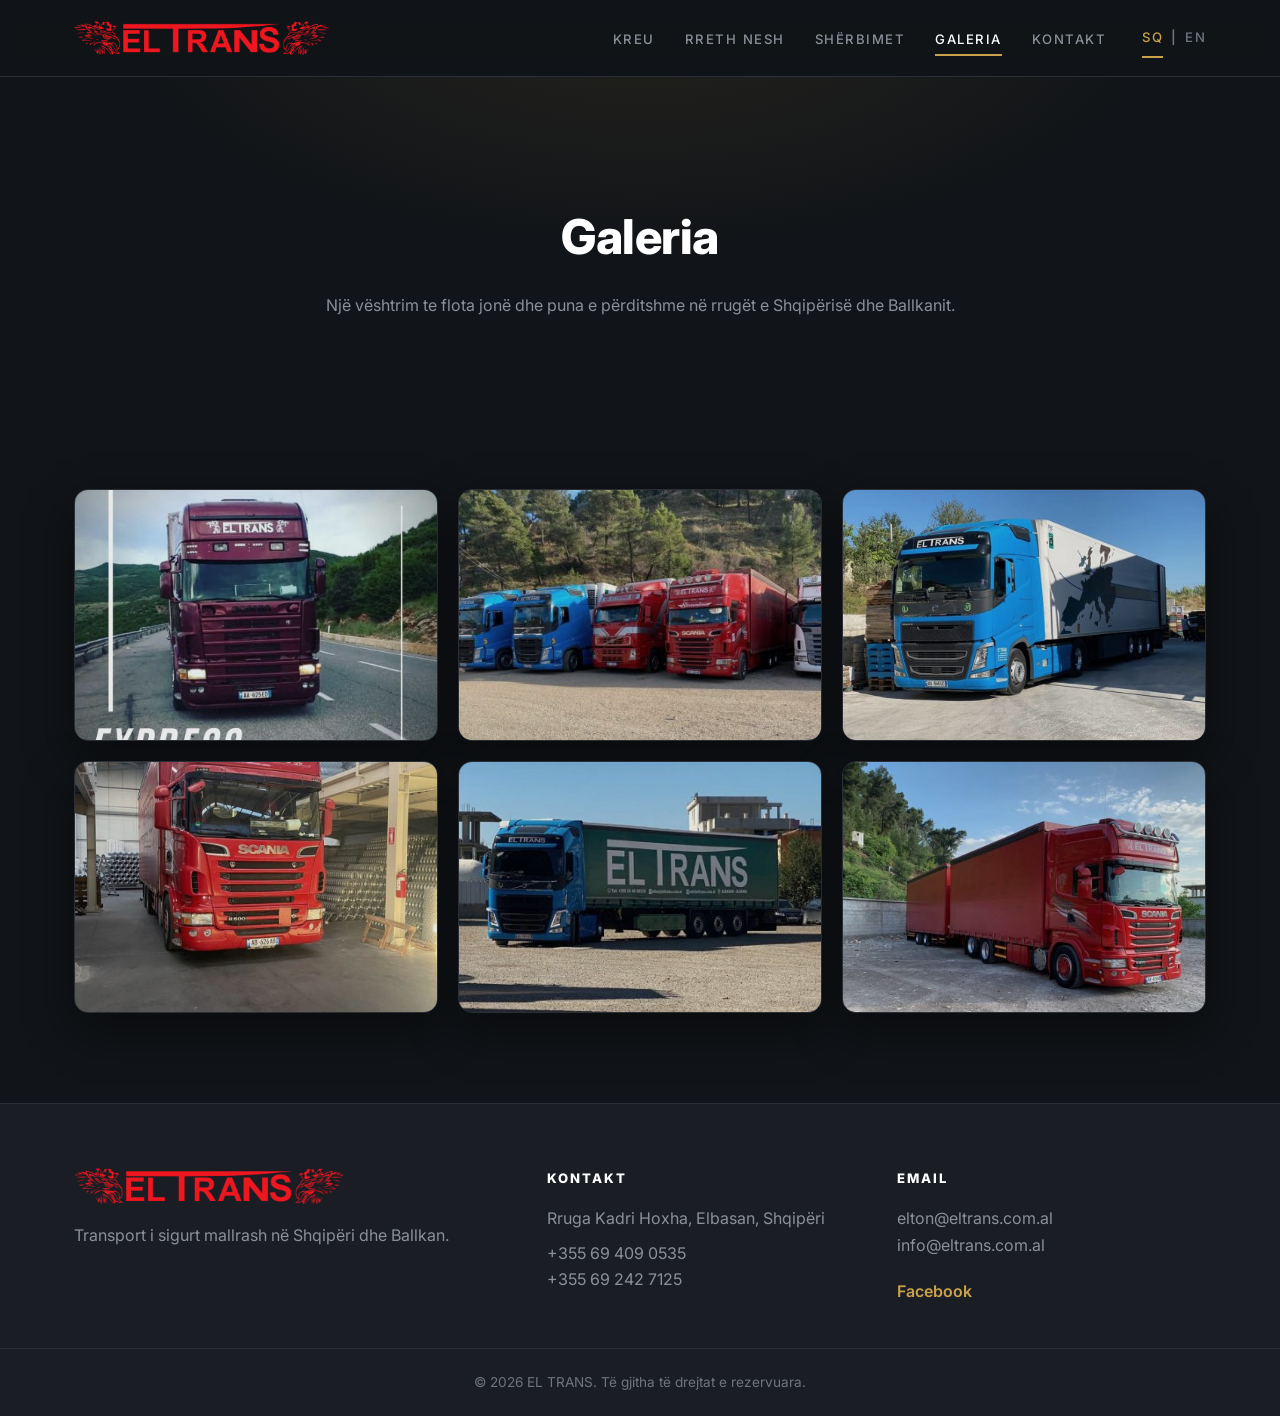
<file: galeria.html>
<!DOCTYPE html>
<!-- EL TRANS — Galeria (shqip) -->
<html lang="sq">
<head>
  <meta charset="UTF-8" />
  <meta name="viewport" content="width=device-width, initial-scale=1.0" />

  <title>Galeria — EL TRANS</title>
  <meta name="description" content="Galeria e EL TRANS: foto nga flota jonë e mjeteve, transporti frigoriferik dhe puna jonë e përditshme në Shqipëri dhe Ballkan." />

  <!-- hreflang -->
  <link rel="alternate" hreflang="sq" href="https://eltrans.com.al/galeria.html" />
  <link rel="alternate" hreflang="en" href="https://eltrans.com.al/en/gallery.html" />
  <link rel="alternate" hreflang="x-default" href="https://eltrans.com.al/galeria.html" />

  <link rel="preconnect" href="https://fonts.googleapis.com" />
  <link rel="preconnect" href="https://fonts.gstatic.com" crossorigin />
  <link href="https://fonts.googleapis.com/css2?family=Inter:wght@400;500;600;700;800&display=swap" rel="stylesheet" />
  <link rel="stylesheet" href="style.css" />
</head>
<body>

  <!-- ============ HEADER ============ -->
  <header class="site-header">
    <div class="container header-inner">
      <a href="index.html" class="logo" aria-label="EL TRANS — kreu">
        <img src="images/EL-TRANS-LOGO-1.png" alt="Logoja e EL TRANS" width="150" height="40" />
      </a>
      <button class="nav-toggle" aria-label="Hap menynë" aria-expanded="false">
        <span></span><span></span><span></span>
      </button>
      <nav class="main-nav" aria-label="Navigimi kryesor">
        <ul>
          <li><a href="index.html">Kreu</a></li>
          <li><a href="rreth-nesh.html">Rreth Nesh</a></li>
          <li><a href="sherbimet.html">Shërbimet</a></li>
          <li><a href="galeria.html" class="active">Galeria</a></li>
          <li><a href="kontakt.html">Kontakt</a></li>
        </ul>
        <div class="lang-switch">
          <a href="galeria.html" class="active" aria-current="true">SQ</a>
          <span aria-hidden="true">|</span>
          <a href="en/gallery.html">EN</a>
        </div>
      </nav>
    </div>
  </header>

  <main>
    <!-- Banner -->
    <section class="page-hero">
      <div class="container">
        <h1>Galeria</h1>
        <p>Një vështrim te flota jonë dhe puna e përditshme në rrugët e Shqipërisë dhe Ballkanit.</p>
      </div>
    </section>

    <!-- Rrjeti i fotove -->
    <section class="content-section">
      <div class="container">
        <div class="gallery-grid">
          <figure>
            <img src="images/Kamioni%201.jpeg" alt="Kamioni Scania ngjyrë vishnje i EL TRANS në një rrugë malore" width="600" height="400" loading="lazy" />
          </figure>
          <figure>
            <img src="images/Flota%20e%20mjeteve.jpeg" alt="Flota e EL TRANS me kamionë blu dhe të kuq të parkuar në rresht" width="600" height="400" loading="lazy" />
          </figure>
          <figure>
            <img src="images/Transport%20frigori.jpeg" alt="Kamion Volvo blu i EL TRANS me rimorkio frigoriferike" width="600" height="400" loading="lazy" />
          </figure>
          <figure>
            <img src="images/Ngarkim%20Mallerash.jpeg" alt="Kamioni i kuq Scania i EL TRANS duke u ngarkuar me mallra në magazinë" width="600" height="400" loading="lazy" />
          </figure>
          <figure>
            <img src="images/Transport%20nderkombetar.jpeg" alt="Kamion blu i EL TRANS me rimorkio jeshile gjatë transportit ndërkombëtar" width="600" height="400" loading="lazy" />
          </figure>
          <figure>
            <img src="images/Rimorkio.jpg" alt="Kamion i kuq Scania i EL TRANS me dy rimorkio të parkuar" width="600" height="400" loading="lazy" />
          </figure>
        </div>
      </div>
    </section>
  </main>

  <!-- ============ FOOTER ============ -->
  <footer class="site-footer">
    <div class="container footer-grid">
      <div class="footer-col">
        <img src="images/EL-TRANS-LOGO-1.png" alt="Logoja e EL TRANS" class="footer-logo" width="160" height="42" />
        <p>Transport i sigurt mallrash në Shqipëri dhe Ballkan.</p>
      </div>
      <div class="footer-col">
        <h4>Kontakt</h4>
        <p>Rruga Kadri Hoxha, Elbasan, Shqipëri</p>
        <p>
          <a href="tel:+355694090535">+355 69 409 0535</a><br />
          <a href="tel:+355692427125">+355 69 242 7125</a>
        </p>
      </div>
      <div class="footer-col">
        <h4>Email</h4>
        <p>
          <a href="mailto:elton@eltrans.com.al">elton@eltrans.com.al</a><br />
          <a href="mailto:info@eltrans.com.al">info@eltrans.com.al</a>
        </p>
        <a href="https://www.facebook.com/eltrans.al/" class="social-link" target="_blank" rel="noopener">Facebook</a>
      </div>
    </div>
    <div class="footer-bottom">
      <div class="container">
        <p>&copy; 2026 EL TRANS. Të gjitha të drejtat e rezervuara.</p>
      </div>
    </div>
  </footer>

  <script src="script.js"></script>
</body>
</html>
</file>
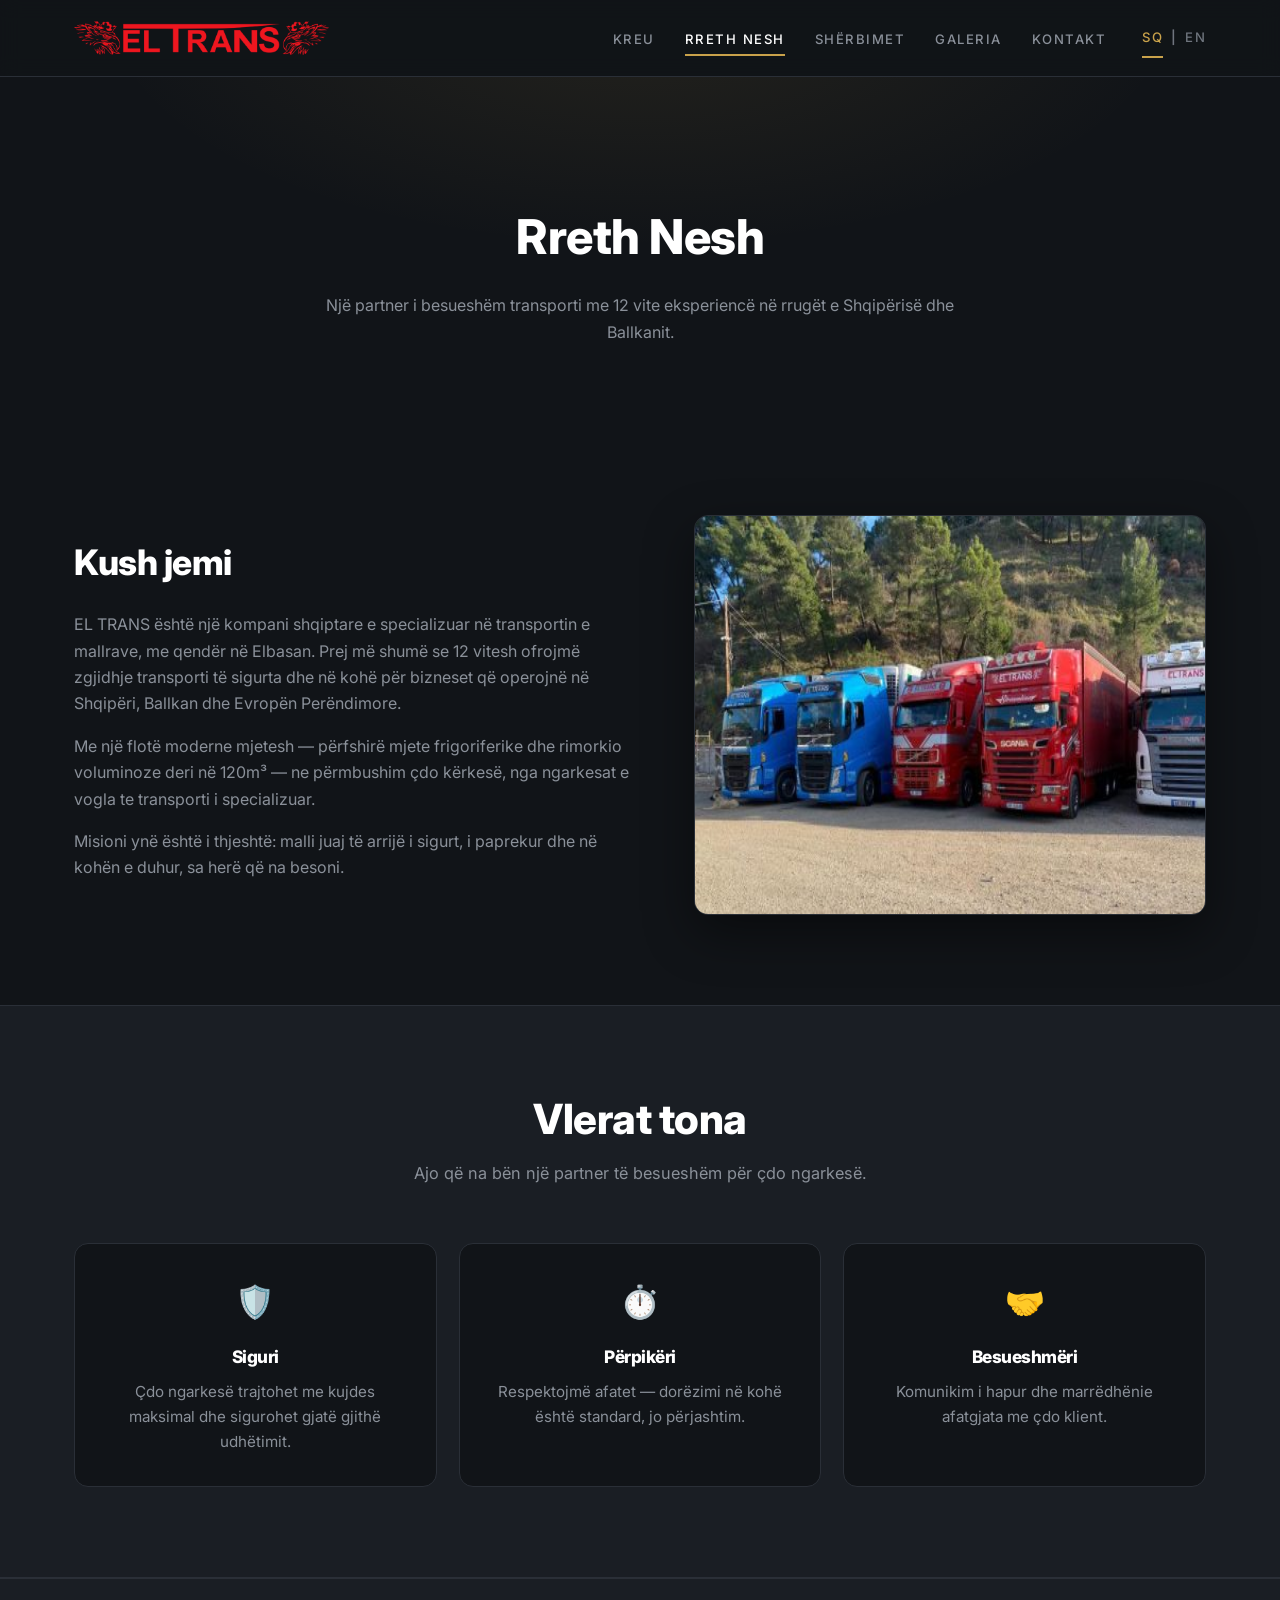
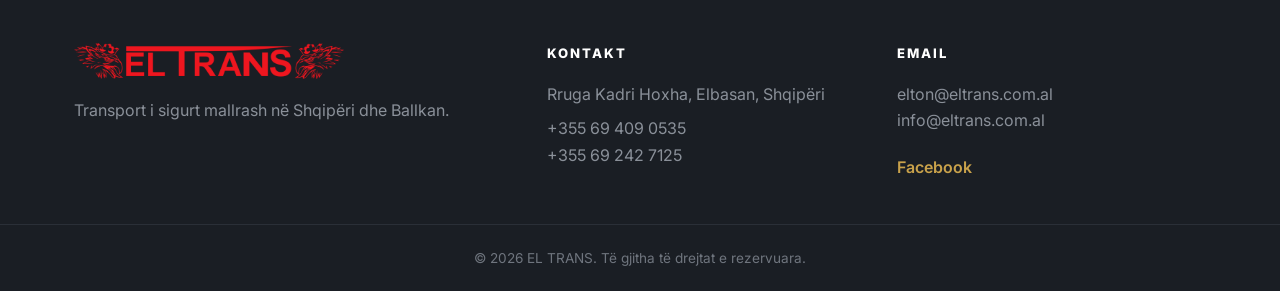
<file: rreth-nesh.html>
<!DOCTYPE html>
<!-- EL TRANS — Rreth Nesh (shqip) -->
<html lang="sq">
<head>
  <meta charset="UTF-8" />
  <meta name="viewport" content="width=device-width, initial-scale=1.0" />

  <title>Rreth Nesh — EL TRANS</title>
  <meta name="description" content="Njihuni me EL TRANS: 12 vite eksperiencë në transport mallrash në Shqipëri dhe Ballkan, me një flotë moderne dhe shërbim të besueshëm." />

  <!-- hreflang -->
  <link rel="alternate" hreflang="sq" href="https://eltrans.com.al/rreth-nesh.html" />
  <link rel="alternate" hreflang="en" href="https://eltrans.com.al/en/about.html" />
  <link rel="alternate" hreflang="x-default" href="https://eltrans.com.al/rreth-nesh.html" />

  <link rel="preconnect" href="https://fonts.googleapis.com" />
  <link rel="preconnect" href="https://fonts.gstatic.com" crossorigin />
  <link href="https://fonts.googleapis.com/css2?family=Inter:wght@400;500;600;700;800&display=swap" rel="stylesheet" />
  <link rel="stylesheet" href="style.css" />
</head>
<body>

  <!-- ============ HEADER ============ -->
  <header class="site-header">
    <div class="container header-inner">
      <a href="index.html" class="logo" aria-label="EL TRANS — kreu">
        <img src="images/EL-TRANS-LOGO-1.png" alt="Logoja e EL TRANS" width="150" height="40" />
      </a>
      <button class="nav-toggle" aria-label="Hap menynë" aria-expanded="false">
        <span></span><span></span><span></span>
      </button>
      <nav class="main-nav" aria-label="Navigimi kryesor">
        <ul>
          <li><a href="index.html">Kreu</a></li>
          <li><a href="rreth-nesh.html" class="active">Rreth Nesh</a></li>
          <li><a href="sherbimet.html">Shërbimet</a></li>
          <li><a href="galeria.html">Galeria</a></li>
          <li><a href="kontakt.html">Kontakt</a></li>
        </ul>
        <div class="lang-switch">
          <a href="rreth-nesh.html" class="active" aria-current="true">SQ</a>
          <span aria-hidden="true">|</span>
          <a href="en/about.html">EN</a>
        </div>
      </nav>
    </div>
  </header>

  <main>
    <!-- Banner -->
    <section class="page-hero">
      <div class="container">
        <h1>Rreth Nesh</h1>
        <p>Një partner i besueshëm transporti me 12 vite eksperiencë në rrugët e Shqipërisë dhe Ballkanit.</p>
      </div>
    </section>

    <!-- Tekst + foto -->
    <section class="content-section">
      <div class="container about-grid">
        <div>
          <h2>Kush jemi</h2>
          <p>
            EL TRANS është një kompani shqiptare e specializuar në transportin e mallrave,
            me qendër në Elbasan. Prej më shumë se 12 vitesh ofrojmë zgjidhje transporti
            të sigurta dhe në kohë për bizneset që operojnë në Shqipëri, Ballkan dhe
            Evropën Perëndimore.
          </p>
          <p>
            Me një flotë moderne mjetesh — përfshirë mjete frigoriferike dhe rimorkio
            voluminoze deri në 120m³ — ne përmbushim çdo kërkesë, nga ngarkesat e vogla
            te transporti i specializuar.
          </p>
          <p>
            Misioni ynë është i thjeshtë: malli juaj të arrijë i sigurt, i paprekur dhe
            në kohën e duhur, sa herë që na besoni.
          </p>
        </div>
        <img src="images/Flota%20e%20mjeteve.jpeg" alt="Flota e EL TRANS me kamionë blu dhe të kuq të parkuar në rresht" class="about-img" width="600" height="400" />
      </div>
    </section>

    <!-- Vlerat -->
    <section class="content-section soft">
      <div class="container">
        <h2 class="section-title">Vlerat tona</h2>
        <p class="section-sub">Ajo që na bën një partner të besueshëm për çdo ngarkesë.</p>

        <div class="values-grid">
          <div class="value">
            <div class="card-icon">🛡️</div>
            <h3>Siguri</h3>
            <p>Çdo ngarkesë trajtohet me kujdes maksimal dhe sigurohet gjatë gjithë udhëtimit.</p>
          </div>
          <div class="value">
            <div class="card-icon">⏱️</div>
            <h3>Përpikëri</h3>
            <p>Respektojmë afatet — dorëzimi në kohë është standard, jo përjashtim.</p>
          </div>
          <div class="value">
            <div class="card-icon">🤝</div>
            <h3>Besueshmëri</h3>
            <p>Komunikim i hapur dhe marrëdhënie afatgjata me çdo klient.</p>
          </div>
        </div>
      </div>
    </section>
  </main>

  <!-- ============ FOOTER ============ -->
  <footer class="site-footer">
    <div class="container footer-grid">
      <div class="footer-col">
        <img src="images/EL-TRANS-LOGO-1.png" alt="Logoja e EL TRANS" class="footer-logo" width="160" height="42" />
        <p>Transport i sigurt mallrash në Shqipëri dhe Ballkan.</p>
      </div>
      <div class="footer-col">
        <h4>Kontakt</h4>
        <p>Rruga Kadri Hoxha, Elbasan, Shqipëri</p>
        <p>
          <a href="tel:+355694090535">+355 69 409 0535</a><br />
          <a href="tel:+355692427125">+355 69 242 7125</a>
        </p>
      </div>
      <div class="footer-col">
        <h4>Email</h4>
        <p>
          <a href="mailto:elton@eltrans.com.al">elton@eltrans.com.al</a><br />
          <a href="mailto:info@eltrans.com.al">info@eltrans.com.al</a>
        </p>
        <a href="https://www.facebook.com/eltrans.al/" class="social-link" target="_blank" rel="noopener">Facebook</a>
      </div>
    </div>
    <div class="footer-bottom">
      <div class="container">
        <p>&copy; 2026 EL TRANS. Të gjitha të drejtat e rezervuara.</p>
      </div>
    </div>
  </footer>

  <script src="script.js"></script>
</body>
</html>
</file>
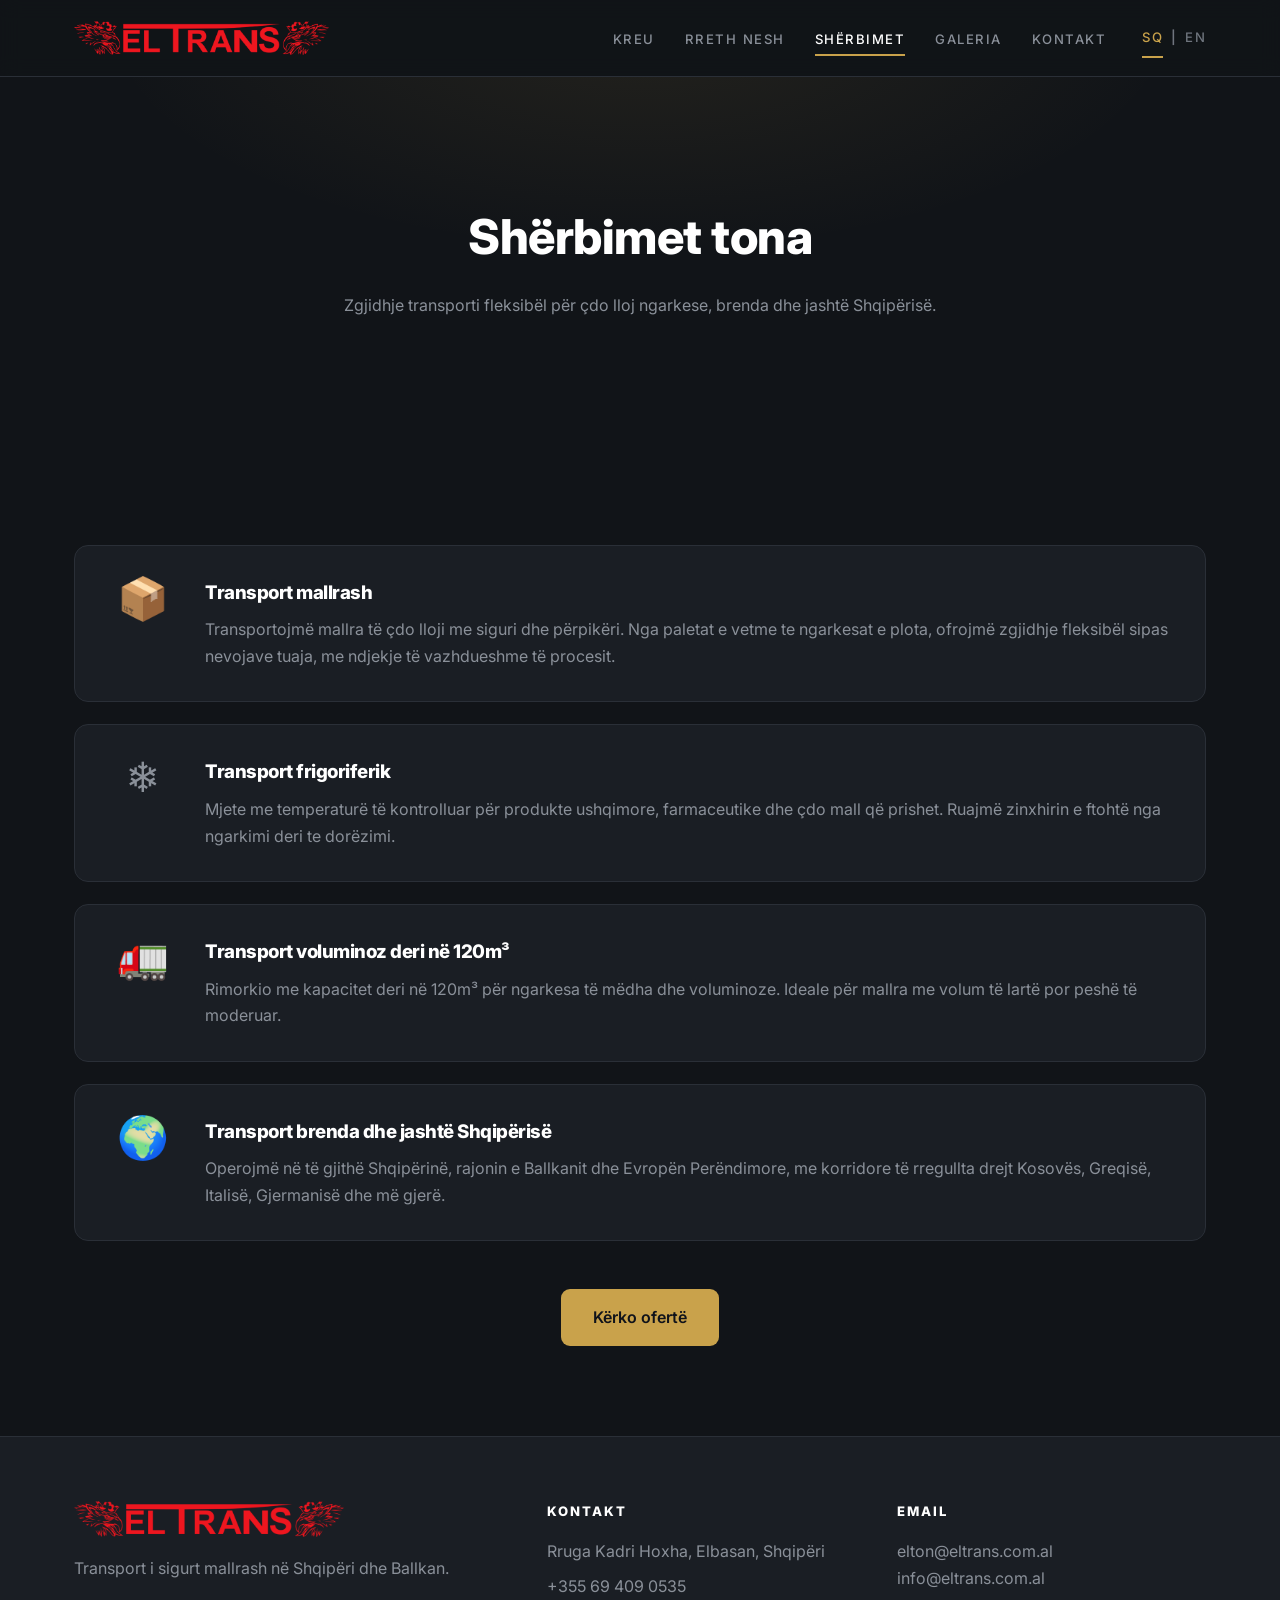
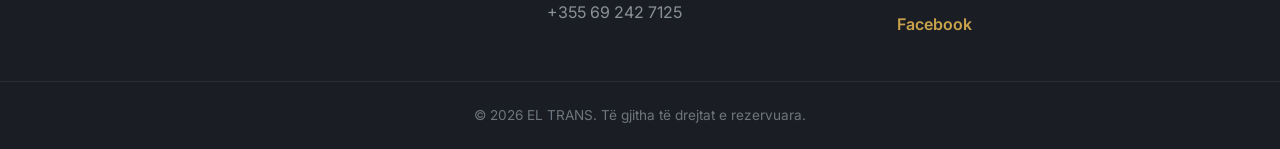
<file: sherbimet.html>
<!DOCTYPE html>
<!-- EL TRANS — Shërbimet (shqip) -->
<html lang="sq">
<head>
  <meta charset="UTF-8" />
  <meta name="viewport" content="width=device-width, initial-scale=1.0" />

  <title>Shërbimet — EL TRANS</title>
  <meta name="description" content="Shërbimet e EL TRANS: transport mallrash, transport frigoriferik, transport voluminoz deri në 120m³, brenda dhe jashtë Shqipërisë." />

  <!-- hreflang -->
  <link rel="alternate" hreflang="sq" href="https://eltrans.com.al/sherbimet.html" />
  <link rel="alternate" hreflang="en" href="https://eltrans.com.al/en/services.html" />
  <link rel="alternate" hreflang="x-default" href="https://eltrans.com.al/sherbimet.html" />

  <link rel="preconnect" href="https://fonts.googleapis.com" />
  <link rel="preconnect" href="https://fonts.gstatic.com" crossorigin />
  <link href="https://fonts.googleapis.com/css2?family=Inter:wght@400;500;600;700;800&display=swap" rel="stylesheet" />
  <link rel="stylesheet" href="style.css" />
</head>
<body>

  <!-- ============ HEADER ============ -->
  <header class="site-header">
    <div class="container header-inner">
      <a href="index.html" class="logo" aria-label="EL TRANS — kreu">
        <img src="images/EL-TRANS-LOGO-1.png" alt="Logoja e EL TRANS" width="150" height="40" />
      </a>
      <button class="nav-toggle" aria-label="Hap menynë" aria-expanded="false">
        <span></span><span></span><span></span>
      </button>
      <nav class="main-nav" aria-label="Navigimi kryesor">
        <ul>
          <li><a href="index.html">Kreu</a></li>
          <li><a href="rreth-nesh.html">Rreth Nesh</a></li>
          <li><a href="sherbimet.html" class="active">Shërbimet</a></li>
          <li><a href="galeria.html">Galeria</a></li>
          <li><a href="kontakt.html">Kontakt</a></li>
        </ul>
        <div class="lang-switch">
          <a href="sherbimet.html" class="active" aria-current="true">SQ</a>
          <span aria-hidden="true">|</span>
          <a href="en/services.html">EN</a>
        </div>
      </nav>
    </div>
  </header>

  <main>
    <!-- Banner -->
    <section class="page-hero">
      <div class="container">
        <h1>Shërbimet tona</h1>
        <p>Zgjidhje transporti fleksibël për çdo lloj ngarkese, brenda dhe jashtë Shqipërisë.</p>
      </div>
    </section>

    <!-- Lista e detajuar e shërbimeve -->
    <section class="content-section">
      <div class="container">
        <div class="service-list">

          <article class="service-row">
            <div class="service-icon" aria-hidden="true">📦</div>
            <div>
              <h3>Transport mallrash</h3>
              <p>
                Transportojmë mallra të çdo lloji me siguri dhe përpikëri. Nga paletat e
                vetme te ngarkesat e plota, ofrojmë zgjidhje fleksibël sipas nevojave tuaja,
                me ndjekje të vazhdueshme të procesit.
              </p>
            </div>
          </article>

          <article class="service-row">
            <div class="service-icon" aria-hidden="true">❄️</div>
            <div>
              <h3>Transport frigoriferik</h3>
              <p>
                Mjete me temperaturë të kontrolluar për produkte ushqimore, farmaceutike
                dhe çdo mall që prishet. Ruajmë zinxhirin e ftohtë nga ngarkimi deri te
                dorëzimi.
              </p>
            </div>
          </article>

          <article class="service-row">
            <div class="service-icon" aria-hidden="true">🚛</div>
            <div>
              <h3>Transport voluminoz deri në 120m³</h3>
              <p>
                Rimorkio me kapacitet deri në 120m³ për ngarkesa të mëdha dhe voluminoze.
                Ideale për mallra me volum të lartë por peshë të moderuar.
              </p>
            </div>
          </article>

          <article class="service-row">
            <div class="service-icon" aria-hidden="true">🌍</div>
            <div>
              <h3>Transport brenda dhe jashtë Shqipërisë</h3>
              <p>
                Operojmë në të gjithë Shqipërinë, rajonin e Ballkanit dhe Evropën
                Perëndimore, me korridore të rregullta drejt Kosovës, Greqisë, Italisë,
                Gjermanisë dhe më gjerë.
              </p>
            </div>
          </article>

        </div>

        <!-- Thirrje për veprim -->
        <div style="text-align:center; margin-top:48px;">
          <a href="kontakt.html" class="btn btn-accent">Kërko ofertë</a>
        </div>
      </div>
    </section>
  </main>

  <!-- ============ FOOTER ============ -->
  <footer class="site-footer">
    <div class="container footer-grid">
      <div class="footer-col">
        <img src="images/EL-TRANS-LOGO-1.png" alt="Logoja e EL TRANS" class="footer-logo" width="160" height="42" />
        <p>Transport i sigurt mallrash në Shqipëri dhe Ballkan.</p>
      </div>
      <div class="footer-col">
        <h4>Kontakt</h4>
        <p>Rruga Kadri Hoxha, Elbasan, Shqipëri</p>
        <p>
          <a href="tel:+355694090535">+355 69 409 0535</a><br />
          <a href="tel:+355692427125">+355 69 242 7125</a>
        </p>
      </div>
      <div class="footer-col">
        <h4>Email</h4>
        <p>
          <a href="mailto:elton@eltrans.com.al">elton@eltrans.com.al</a><br />
          <a href="mailto:info@eltrans.com.al">info@eltrans.com.al</a>
        </p>
        <a href="https://www.facebook.com/eltrans.al/" class="social-link" target="_blank" rel="noopener">Facebook</a>
      </div>
    </div>
    <div class="footer-bottom">
      <div class="container">
        <p>&copy; 2026 EL TRANS. Të gjitha të drejtat e rezervuara.</p>
      </div>
    </div>
  </footer>

  <script src="script.js"></script>
</body>
</html>
</file>
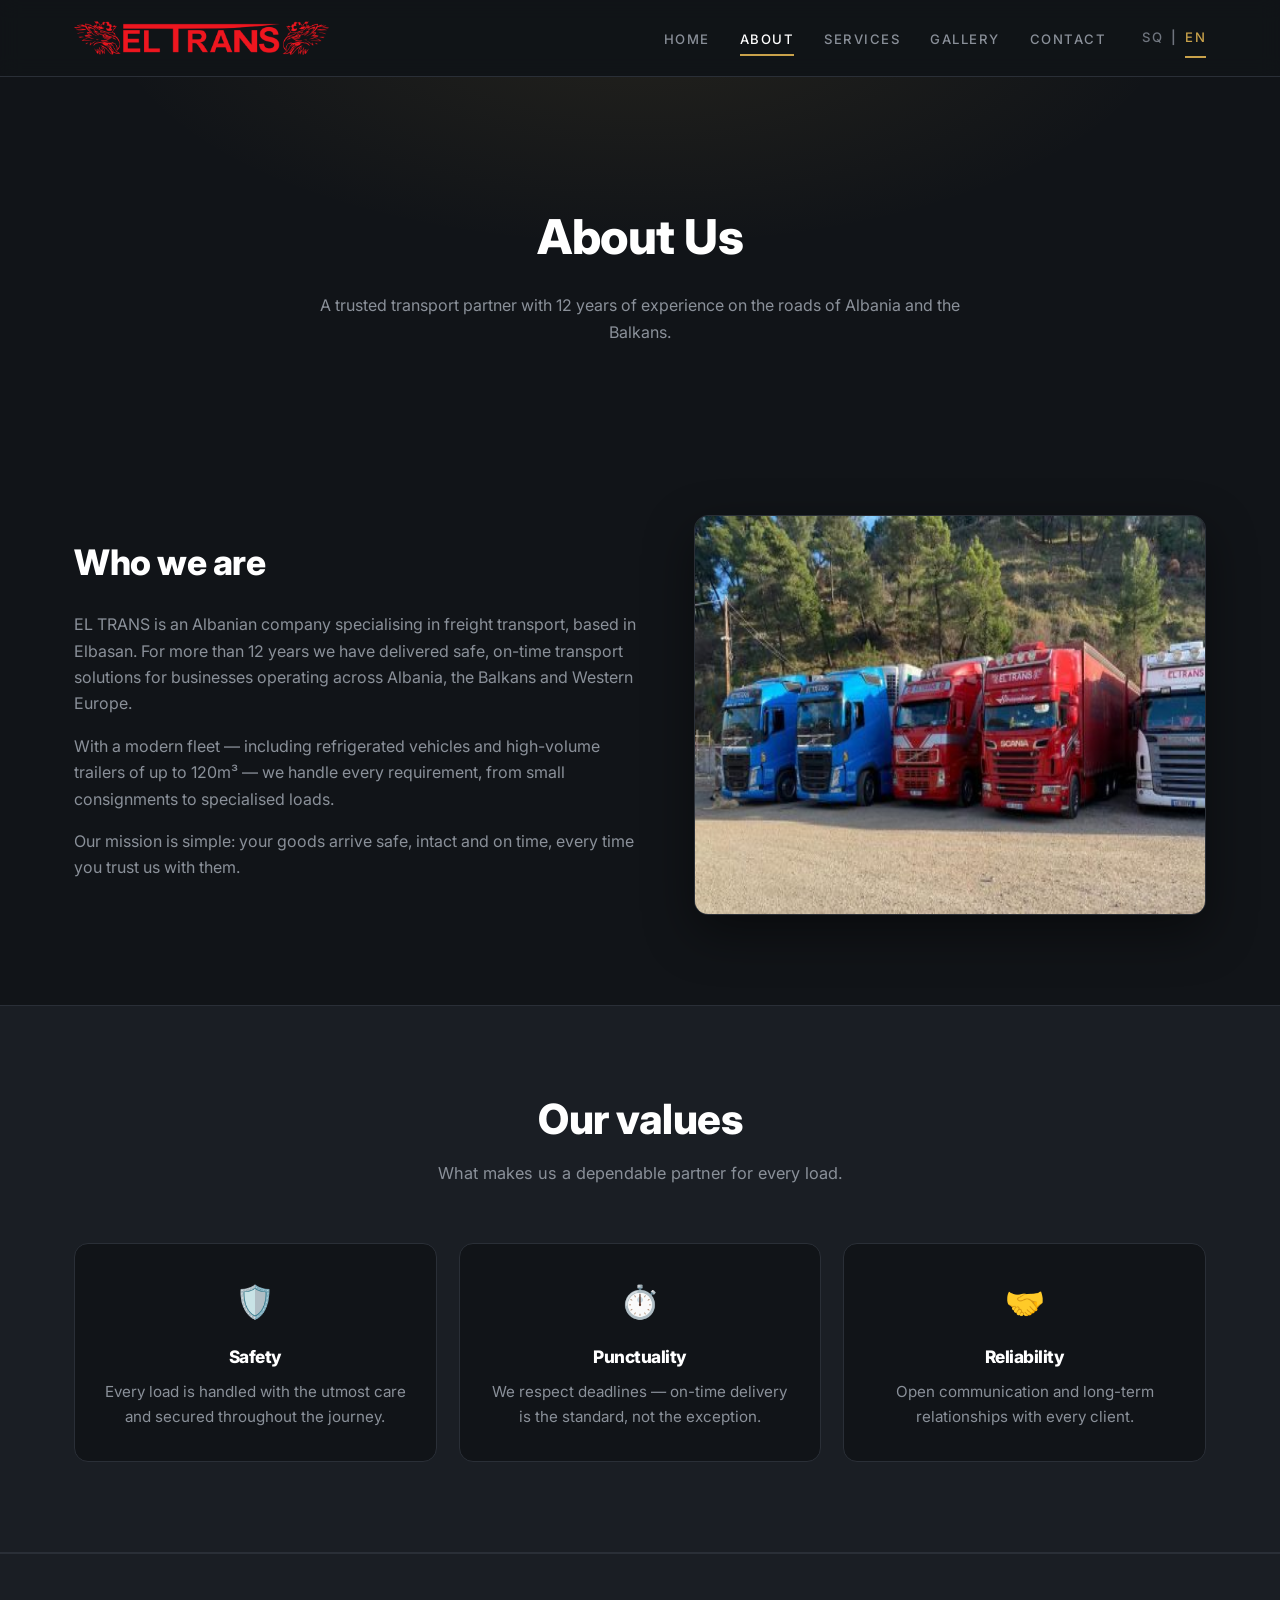
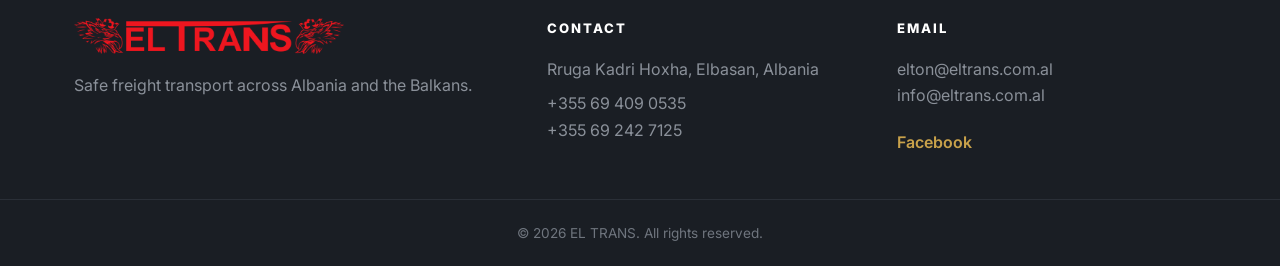
<file: en/about.html>
<!DOCTYPE html>
<!-- EL TRANS — About Us (English) -->
<html lang="en">
<head>
  <meta charset="UTF-8" />
  <meta name="viewport" content="width=device-width, initial-scale=1.0" />

  <title>About Us — EL TRANS</title>
  <meta name="description" content="Meet EL TRANS: 12 years of experience in freight transport across Albania and the Balkans, with a modern fleet and dependable service." />

  <!-- hreflang -->
  <link rel="alternate" hreflang="sq" href="https://eltrans.com.al/rreth-nesh.html" />
  <link rel="alternate" hreflang="en" href="https://eltrans.com.al/en/about.html" />
  <link rel="alternate" hreflang="x-default" href="https://eltrans.com.al/rreth-nesh.html" />

  <link rel="preconnect" href="https://fonts.googleapis.com" />
  <link rel="preconnect" href="https://fonts.gstatic.com" crossorigin />
  <link href="https://fonts.googleapis.com/css2?family=Inter:wght@400;500;600;700;800&display=swap" rel="stylesheet" />
  <link rel="stylesheet" href="../style.css" />
</head>
<body>

  <!-- ============ HEADER ============ -->
  <header class="site-header">
    <div class="container header-inner">
      <a href="index.html" class="logo" aria-label="EL TRANS — home">
        <img src="../images/EL-TRANS-LOGO-1.png" alt="EL TRANS logo" width="150" height="40" />
      </a>
      <button class="nav-toggle" aria-label="Open menu" aria-expanded="false">
        <span></span><span></span><span></span>
      </button>
      <nav class="main-nav" aria-label="Main navigation">
        <ul>
          <li><a href="index.html">Home</a></li>
          <li><a href="about.html" class="active">About</a></li>
          <li><a href="services.html">Services</a></li>
          <li><a href="gallery.html">Gallery</a></li>
          <li><a href="contact.html">Contact</a></li>
        </ul>
        <div class="lang-switch">
          <a href="../rreth-nesh.html">SQ</a>
          <span aria-hidden="true">|</span>
          <a href="about.html" class="active" aria-current="true">EN</a>
        </div>
      </nav>
    </div>
  </header>

  <main>
    <section class="page-hero">
      <div class="container">
        <h1>About Us</h1>
        <p>A trusted transport partner with 12 years of experience on the roads of Albania and the Balkans.</p>
      </div>
    </section>

    <section class="content-section">
      <div class="container about-grid">
        <div>
          <h2>Who we are</h2>
          <p>
            EL TRANS is an Albanian company specialising in freight transport, based in
            Elbasan. For more than 12 years we have delivered safe, on-time transport
            solutions for businesses operating across Albania, the Balkans and Western Europe.
          </p>
          <p>
            With a modern fleet — including refrigerated vehicles and high-volume trailers
            of up to 120m³ — we handle every requirement, from small consignments to
            specialised loads.
          </p>
          <p>
            Our mission is simple: your goods arrive safe, intact and on time, every time
            you trust us with them.
          </p>
        </div>
        <img src="../images/Flota%20e%20mjeteve.jpeg" alt="The EL TRANS fleet of blue and red trucks parked in a row" class="about-img" width="600" height="400" />
      </div>
    </section>

    <section class="content-section soft">
      <div class="container">
        <h2 class="section-title">Our values</h2>
        <p class="section-sub">What makes us a dependable partner for every load.</p>

        <div class="values-grid">
          <div class="value">
            <div class="card-icon">🛡️</div>
            <h3>Safety</h3>
            <p>Every load is handled with the utmost care and secured throughout the journey.</p>
          </div>
          <div class="value">
            <div class="card-icon">⏱️</div>
            <h3>Punctuality</h3>
            <p>We respect deadlines — on-time delivery is the standard, not the exception.</p>
          </div>
          <div class="value">
            <div class="card-icon">🤝</div>
            <h3>Reliability</h3>
            <p>Open communication and long-term relationships with every client.</p>
          </div>
        </div>
      </div>
    </section>
  </main>

  <!-- ============ FOOTER ============ -->
  <footer class="site-footer">
    <div class="container footer-grid">
      <div class="footer-col">
        <img src="../images/EL-TRANS-LOGO-1.png" alt="EL TRANS logo" class="footer-logo" width="160" height="42" />
        <p>Safe freight transport across Albania and the Balkans.</p>
      </div>
      <div class="footer-col">
        <h4>Contact</h4>
        <p>Rruga Kadri Hoxha, Elbasan, Albania</p>
        <p>
          <a href="tel:+355694090535">+355 69 409 0535</a><br />
          <a href="tel:+355692427125">+355 69 242 7125</a>
        </p>
      </div>
      <div class="footer-col">
        <h4>Email</h4>
        <p>
          <a href="mailto:elton@eltrans.com.al">elton@eltrans.com.al</a><br />
          <a href="mailto:info@eltrans.com.al">info@eltrans.com.al</a>
        </p>
        <a href="https://www.facebook.com/eltrans.al/" class="social-link" target="_blank" rel="noopener">Facebook</a>
      </div>
    </div>
    <div class="footer-bottom">
      <div class="container">
        <p>&copy; 2026 EL TRANS. All rights reserved.</p>
      </div>
    </div>
  </footer>

  <script src="../script.js"></script>
</body>
</html>
</file>
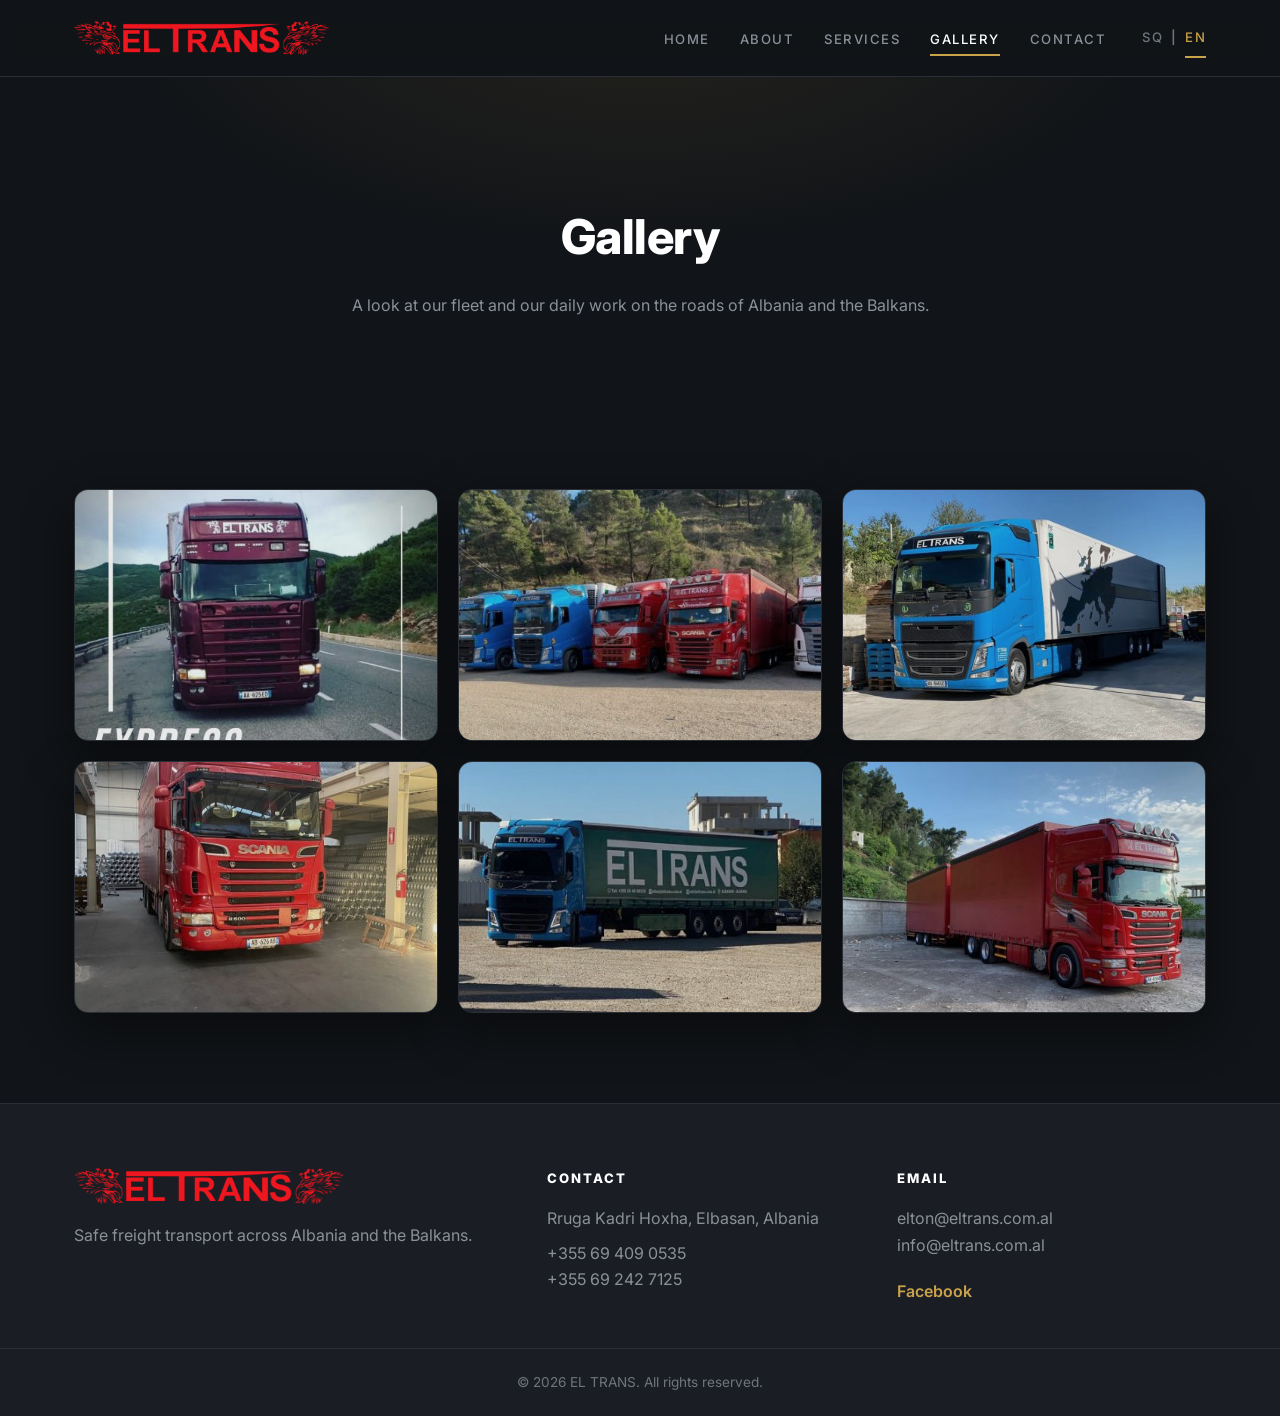
<file: en/gallery.html>
<!DOCTYPE html>
<!-- EL TRANS — Gallery (English) -->
<html lang="en">
<head>
  <meta charset="UTF-8" />
  <meta name="viewport" content="width=device-width, initial-scale=1.0" />

  <title>Gallery — EL TRANS</title>
  <meta name="description" content="EL TRANS gallery: photos of our vehicle fleet, refrigerated transport and our daily work across Albania and the Balkans." />

  <!-- hreflang -->
  <link rel="alternate" hreflang="sq" href="https://eltrans.com.al/galeria.html" />
  <link rel="alternate" hreflang="en" href="https://eltrans.com.al/en/gallery.html" />
  <link rel="alternate" hreflang="x-default" href="https://eltrans.com.al/galeria.html" />

  <link rel="preconnect" href="https://fonts.googleapis.com" />
  <link rel="preconnect" href="https://fonts.gstatic.com" crossorigin />
  <link href="https://fonts.googleapis.com/css2?family=Inter:wght@400;500;600;700;800&display=swap" rel="stylesheet" />
  <link rel="stylesheet" href="../style.css" />
</head>
<body>

  <!-- ============ HEADER ============ -->
  <header class="site-header">
    <div class="container header-inner">
      <a href="index.html" class="logo" aria-label="EL TRANS — home">
        <img src="../images/EL-TRANS-LOGO-1.png" alt="EL TRANS logo" width="150" height="40" />
      </a>
      <button class="nav-toggle" aria-label="Open menu" aria-expanded="false">
        <span></span><span></span><span></span>
      </button>
      <nav class="main-nav" aria-label="Main navigation">
        <ul>
          <li><a href="index.html">Home</a></li>
          <li><a href="about.html">About</a></li>
          <li><a href="services.html">Services</a></li>
          <li><a href="gallery.html" class="active">Gallery</a></li>
          <li><a href="contact.html">Contact</a></li>
        </ul>
        <div class="lang-switch">
          <a href="../galeria.html">SQ</a>
          <span aria-hidden="true">|</span>
          <a href="gallery.html" class="active" aria-current="true">EN</a>
        </div>
      </nav>
    </div>
  </header>

  <main>
    <section class="page-hero">
      <div class="container">
        <h1>Gallery</h1>
        <p>A look at our fleet and our daily work on the roads of Albania and the Balkans.</p>
      </div>
    </section>

    <section class="content-section">
      <div class="container">
        <div class="gallery-grid">
          <figure>
            <img src="../images/Kamioni%201.jpeg" alt="Maroon EL TRANS Scania truck on a mountain road" width="600" height="400" loading="lazy" />
          </figure>
          <figure>
            <img src="../images/Flota%20e%20mjeteve.jpeg" alt="The EL TRANS fleet of blue and red trucks parked in a row" width="600" height="400" loading="lazy" />
          </figure>
          <figure>
            <img src="../images/Transport%20frigori.jpeg" alt="Blue EL TRANS Volvo truck with a refrigerated trailer" width="600" height="400" loading="lazy" />
          </figure>
          <figure>
            <img src="../images/Ngarkim%20Mallerash.jpeg" alt="Red EL TRANS Scania truck being loaded with goods in a warehouse" width="600" height="400" loading="lazy" />
          </figure>
          <figure>
            <img src="../images/Transport%20nderkombetar.jpeg" alt="Blue EL TRANS truck with a green trailer during international transport" width="600" height="400" loading="lazy" />
          </figure>
          <figure>
            <img src="../images/Rimorkio.jpg" alt="Red EL TRANS Scania truck with two trailers parked" width="600" height="400" loading="lazy" />
          </figure>
        </div>
      </div>
    </section>
  </main>

  <!-- ============ FOOTER ============ -->
  <footer class="site-footer">
    <div class="container footer-grid">
      <div class="footer-col">
        <img src="../images/EL-TRANS-LOGO-1.png" alt="EL TRANS logo" class="footer-logo" width="160" height="42" />
        <p>Safe freight transport across Albania and the Balkans.</p>
      </div>
      <div class="footer-col">
        <h4>Contact</h4>
        <p>Rruga Kadri Hoxha, Elbasan, Albania</p>
        <p>
          <a href="tel:+355694090535">+355 69 409 0535</a><br />
          <a href="tel:+355692427125">+355 69 242 7125</a>
        </p>
      </div>
      <div class="footer-col">
        <h4>Email</h4>
        <p>
          <a href="mailto:elton@eltrans.com.al">elton@eltrans.com.al</a><br />
          <a href="mailto:info@eltrans.com.al">info@eltrans.com.al</a>
        </p>
        <a href="https://www.facebook.com/eltrans.al/" class="social-link" target="_blank" rel="noopener">Facebook</a>
      </div>
    </div>
    <div class="footer-bottom">
      <div class="container">
        <p>&copy; 2026 EL TRANS. All rights reserved.</p>
      </div>
    </div>
  </footer>

  <script src="../script.js"></script>
</body>
</html>
</file>
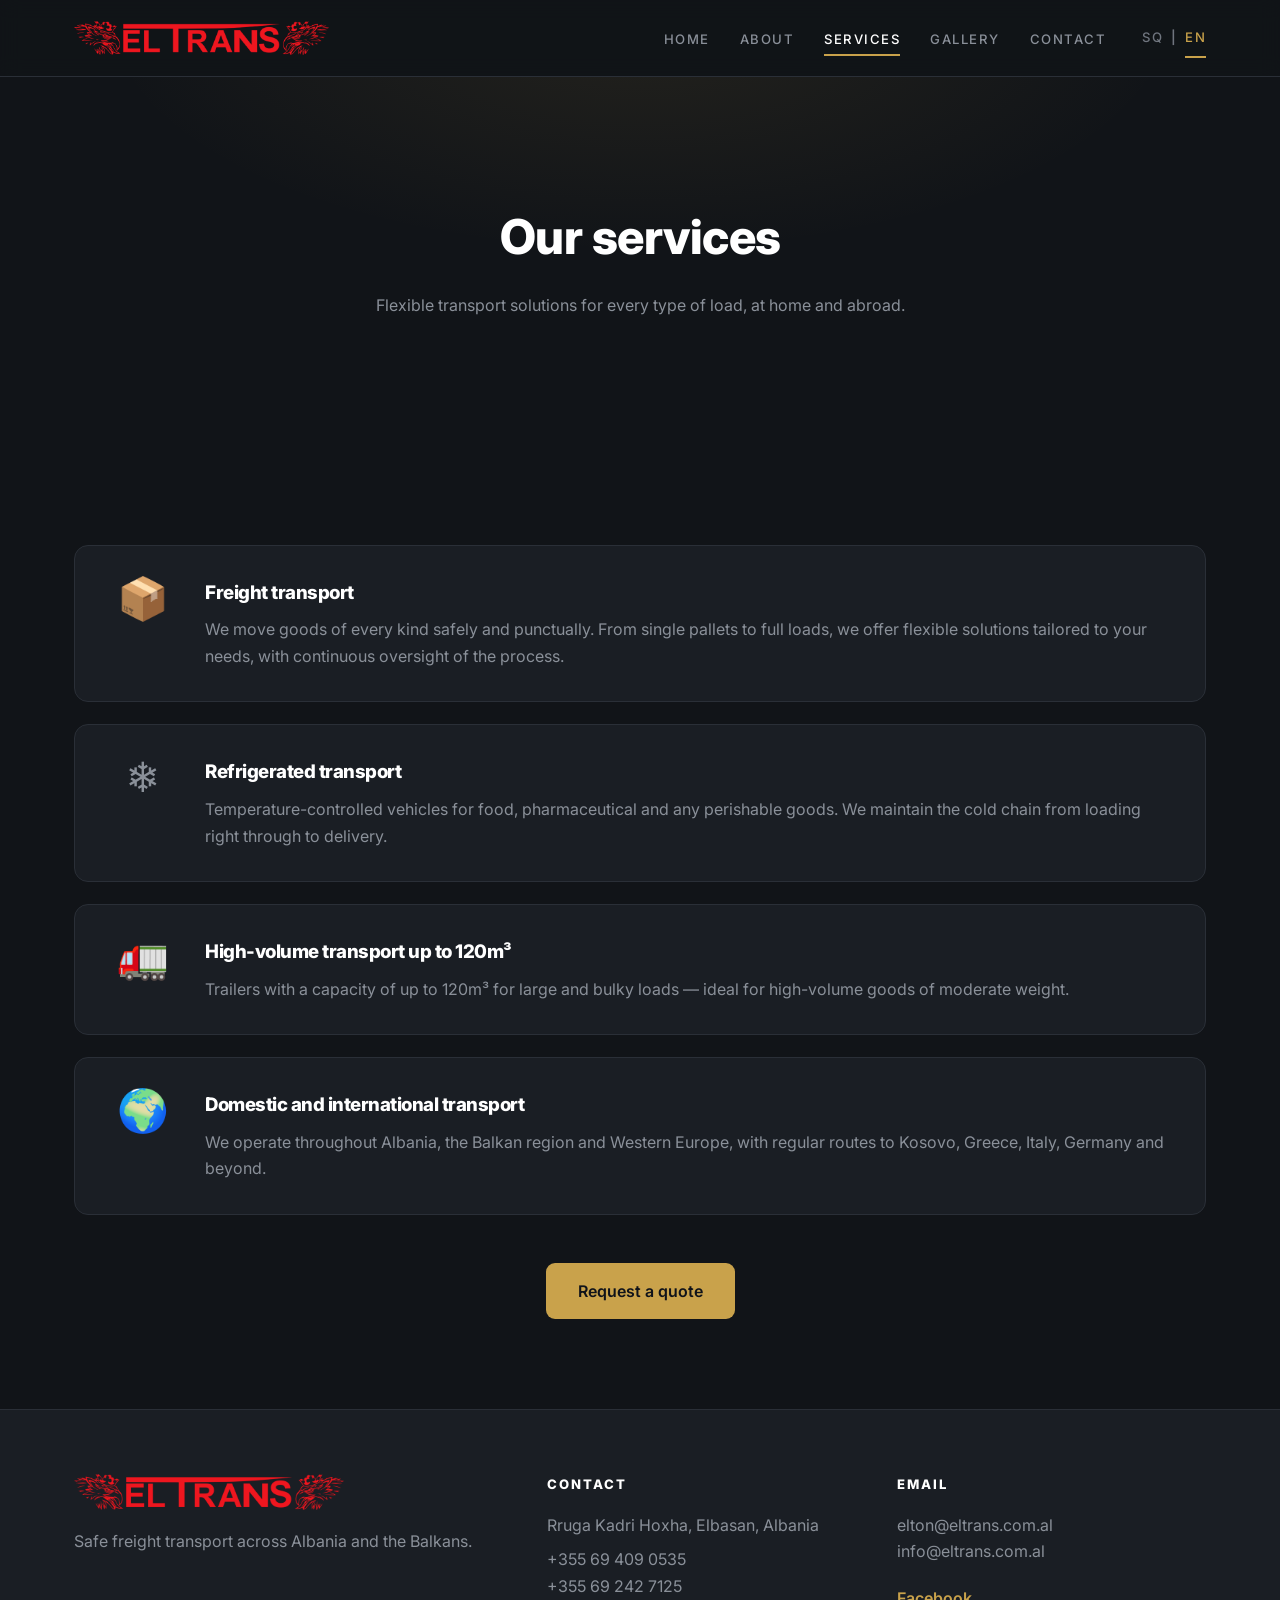
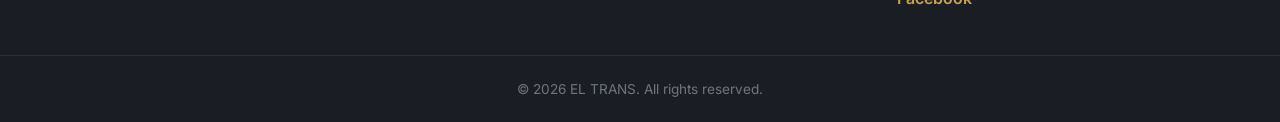
<file: en/services.html>
<!DOCTYPE html>
<!-- EL TRANS — Services (English) -->
<html lang="en">
<head>
  <meta charset="UTF-8" />
  <meta name="viewport" content="width=device-width, initial-scale=1.0" />

  <title>Services — EL TRANS</title>
  <meta name="description" content="EL TRANS services: freight transport, refrigerated transport, high-volume transport up to 120m³, domestic and international delivery." />

  <!-- hreflang -->
  <link rel="alternate" hreflang="sq" href="https://eltrans.com.al/sherbimet.html" />
  <link rel="alternate" hreflang="en" href="https://eltrans.com.al/en/services.html" />
  <link rel="alternate" hreflang="x-default" href="https://eltrans.com.al/sherbimet.html" />

  <link rel="preconnect" href="https://fonts.googleapis.com" />
  <link rel="preconnect" href="https://fonts.gstatic.com" crossorigin />
  <link href="https://fonts.googleapis.com/css2?family=Inter:wght@400;500;600;700;800&display=swap" rel="stylesheet" />
  <link rel="stylesheet" href="../style.css" />
</head>
<body>

  <!-- ============ HEADER ============ -->
  <header class="site-header">
    <div class="container header-inner">
      <a href="index.html" class="logo" aria-label="EL TRANS — home">
        <img src="../images/EL-TRANS-LOGO-1.png" alt="EL TRANS logo" width="150" height="40" />
      </a>
      <button class="nav-toggle" aria-label="Open menu" aria-expanded="false">
        <span></span><span></span><span></span>
      </button>
      <nav class="main-nav" aria-label="Main navigation">
        <ul>
          <li><a href="index.html">Home</a></li>
          <li><a href="about.html">About</a></li>
          <li><a href="services.html" class="active">Services</a></li>
          <li><a href="gallery.html">Gallery</a></li>
          <li><a href="contact.html">Contact</a></li>
        </ul>
        <div class="lang-switch">
          <a href="../sherbimet.html">SQ</a>
          <span aria-hidden="true">|</span>
          <a href="services.html" class="active" aria-current="true">EN</a>
        </div>
      </nav>
    </div>
  </header>

  <main>
    <section class="page-hero">
      <div class="container">
        <h1>Our services</h1>
        <p>Flexible transport solutions for every type of load, at home and abroad.</p>
      </div>
    </section>

    <section class="content-section">
      <div class="container">
        <div class="service-list">

          <article class="service-row">
            <div class="service-icon" aria-hidden="true">📦</div>
            <div>
              <h3>Freight transport</h3>
              <p>
                We move goods of every kind safely and punctually. From single pallets to
                full loads, we offer flexible solutions tailored to your needs, with
                continuous oversight of the process.
              </p>
            </div>
          </article>

          <article class="service-row">
            <div class="service-icon" aria-hidden="true">❄️</div>
            <div>
              <h3>Refrigerated transport</h3>
              <p>
                Temperature-controlled vehicles for food, pharmaceutical and any perishable
                goods. We maintain the cold chain from loading right through to delivery.
              </p>
            </div>
          </article>

          <article class="service-row">
            <div class="service-icon" aria-hidden="true">🚛</div>
            <div>
              <h3>High-volume transport up to 120m³</h3>
              <p>
                Trailers with a capacity of up to 120m³ for large and bulky loads — ideal
                for high-volume goods of moderate weight.
              </p>
            </div>
          </article>

          <article class="service-row">
            <div class="service-icon" aria-hidden="true">🌍</div>
            <div>
              <h3>Domestic and international transport</h3>
              <p>
                We operate throughout Albania, the Balkan region and Western Europe, with
                regular routes to Kosovo, Greece, Italy, Germany and beyond.
              </p>
            </div>
          </article>

        </div>

        <div style="text-align:center; margin-top:48px;">
          <a href="contact.html" class="btn btn-accent">Request a quote</a>
        </div>
      </div>
    </section>
  </main>

  <!-- ============ FOOTER ============ -->
  <footer class="site-footer">
    <div class="container footer-grid">
      <div class="footer-col">
        <img src="../images/EL-TRANS-LOGO-1.png" alt="EL TRANS logo" class="footer-logo" width="160" height="42" />
        <p>Safe freight transport across Albania and the Balkans.</p>
      </div>
      <div class="footer-col">
        <h4>Contact</h4>
        <p>Rruga Kadri Hoxha, Elbasan, Albania</p>
        <p>
          <a href="tel:+355694090535">+355 69 409 0535</a><br />
          <a href="tel:+355692427125">+355 69 242 7125</a>
        </p>
      </div>
      <div class="footer-col">
        <h4>Email</h4>
        <p>
          <a href="mailto:elton@eltrans.com.al">elton@eltrans.com.al</a><br />
          <a href="mailto:info@eltrans.com.al">info@eltrans.com.al</a>
        </p>
        <a href="https://www.facebook.com/eltrans.al/" class="social-link" target="_blank" rel="noopener">Facebook</a>
      </div>
    </div>
    <div class="footer-bottom">
      <div class="container">
        <p>&copy; 2026 EL TRANS. All rights reserved.</p>
      </div>
    </div>
  </footer>

  <script src="../script.js"></script>
</body>
</html>
</file>
<file: style.css>
/* =========================================================
   EL TRANS — Stili i përbashkët (TEMA E ERRËT / LUKS)
   Paleta:
     --bg      #111418  sfondi shumë i errët (charcoal)
     --surface #1a1e24  sipërfaqe seksionesh pak më e ndritshme
     --gold    #C9A24B  ari i butë (theks: butona, numra, etiketa)
     --white   #ffffff  titujt
     --muted   #8a9099  teksti i trupit
   Fonti: Inter (Google Fonts)
   ========================================================= */

:root {
  --bg: #111418;
  --surface: #1a1e24;
  --surface-2: #21262e;
  --gold: #C9A24B;
  --gold-bright: #ddb968;
  --white: #ffffff;
  --muted: #8a9099;
  --muted-dark: #6f757e;
  --border: #2a2f37;
  --container: 1180px;
  --radius: 14px;
  --shadow: 0 18px 50px rgba(0, 0, 0, 0.45);
  --ease: cubic-bezier(0.22, 0.61, 0.36, 1);
}

/* ---------- Reset bazë ---------- */
* { box-sizing: border-box; margin: 0; padding: 0; }
html { scroll-behavior: smooth; }

body {
  font-family: 'Inter', system-ui, -apple-system, sans-serif;
  color: var(--muted);
  background: var(--bg);
  line-height: 1.65;
  -webkit-font-smoothing: antialiased;
}

img { max-width: 100%; display: block; }
a { color: inherit; text-decoration: none; }

.container {
  width: 100%;
  max-width: var(--container);
  margin: 0 auto;
  padding: 0 24px;
}

/* ---------- Tipografia ---------- */
h1, h2, h3, h4 { color: var(--white); letter-spacing: -0.5px; font-weight: 800; }

/* Etiketa e vogël me shkronja kapitale dhe hapësirë të gjerë */
.eyebrow {
  display: inline-block;
  color: var(--gold);
  font-size: 0.78rem;
  font-weight: 600;
  text-transform: uppercase;
  letter-spacing: 3px;
  margin-bottom: 18px;
}

.section-title {
  font-size: clamp(1.8rem, 3.4vw, 2.6rem);
  text-align: center;
  line-height: 1.15;
}
.section-sub {
  text-align: center;
  color: var(--muted);
  max-width: 640px;
  margin: 16px auto 0;
  font-size: 1.02rem;
}

/* ---------- Butona ---------- */
.btn {
  display: inline-block;
  padding: 15px 32px;
  border-radius: 9px;
  font-weight: 600;
  font-size: 1rem;
  cursor: pointer;
  border: none;
  transition: transform .25s var(--ease), background .25s var(--ease),
              box-shadow .25s var(--ease), filter .25s var(--ease);
}
.btn-accent {
  background: var(--gold);
  color: #10131a;
}
.btn-accent:hover {
  background: var(--gold-bright);
  transform: translateY(-2px);
  filter: brightness(1.05);
  box-shadow: 0 12px 32px rgba(201, 162, 75, 0.28);
}

/* =========================================================
   ANIMACIONET E SHFAQJES (fade-in + slide-up në scroll)
   JavaScript-i shton klasën .in kur elementi hyn në ekran.
   ========================================================= */
.reveal {
  opacity: 0;
  transform: translateY(28px);
  transition: opacity .7s var(--ease), transform .7s var(--ease);
}
.reveal.in { opacity: 1; transform: none; }

/* Stagger i lehtë për elementet brenda rrjetave */
.card-grid .reveal:nth-child(2),
.values-grid .reveal:nth-child(2),
.gallery-grid .reveal:nth-child(2) { transition-delay: .08s; }
.card-grid .reveal:nth-child(3),
.values-grid .reveal:nth-child(3),
.gallery-grid .reveal:nth-child(3) { transition-delay: .16s; }
.card-grid .reveal:nth-child(4),
.gallery-grid .reveal:nth-child(4) { transition-delay: .24s; }
.gallery-grid .reveal:nth-child(5) { transition-delay: .32s; }
.gallery-grid .reveal:nth-child(6) { transition-delay: .40s; }

/* Respekton përdoruesit që nuk duan animacione */
@media (prefers-reduced-motion: reduce) {
  * { scroll-behavior: auto; }
  .reveal { opacity: 1 !important; transform: none !important; transition: none; }
}

/* =========================================================
   HEADER
   ========================================================= */
.site-header {
  background: rgba(17, 20, 24, 0.85);
  backdrop-filter: blur(10px);
  border-bottom: 1px solid var(--border);
  position: sticky;
  top: 0;
  z-index: 1000;
}
.header-inner {
  display: flex;
  align-items: center;
  justify-content: space-between;
  height: 76px;
}
.logo img { height: 34px; width: auto; } /* logoja e kuqe mbetet e lexueshme mbi sfond të errët */

.main-nav { display: flex; align-items: center; gap: 36px; }
.main-nav ul { display: flex; list-style: none; gap: 30px; }
.main-nav a {
  color: var(--muted);
  font-weight: 500;
  font-size: .82rem;
  text-transform: uppercase;
  letter-spacing: 1.5px;
  padding: 6px 0;
  position: relative;
  transition: color .25s var(--ease);
}
.main-nav a:hover { color: var(--white); }
.main-nav a.active { color: var(--white); }
.main-nav a.active::after {
  content: "";
  position: absolute;
  left: 0; bottom: -3px;
  width: 100%; height: 2px;
  background: var(--gold);
}

/* Ndërrimi i gjuhës SQ | EN */
.lang-switch {
  display: flex;
  align-items: center;
  gap: 8px;
  color: var(--muted-dark);
  font-weight: 600;
  font-size: .82rem;
  letter-spacing: 1px;
}
.lang-switch a { color: var(--muted-dark); transition: color .25s var(--ease); }
.lang-switch a.active { color: var(--gold); }
.lang-switch a:hover { color: var(--white); }

/* Butoni hamburger */
.nav-toggle {
  display: none;
  flex-direction: column;
  gap: 5px;
  background: none; border: none; cursor: pointer; padding: 6px;
}
.nav-toggle span {
  width: 26px; height: 2px; background: var(--white); border-radius: 3px;
  transition: transform .25s var(--ease), opacity .25s var(--ease);
}

/* =========================================================
   HERO
   ========================================================= */
.hero {
  text-align: center;
  padding: 130px 0 90px;
  background:
    radial-gradient(1200px 500px at 50% -10%, rgba(201, 162, 75, 0.10), transparent 60%),
    var(--bg);
}
.hero-text h1 {
  font-size: clamp(2rem, 5vw, 3.6rem);
  line-height: 1.1;
  max-width: 900px;
  margin: 0 auto;
}
.hero-text .subhead {
  font-size: 1.15rem;
  color: var(--muted);
  margin: 22px 0 34px;
}

/* =========================================================
   UDHËTIMI — seksioni i kamionit që ndjek scroll-in
   .journey është i gjatë; brendia është "sticky" (e ngjitur)
   ========================================================= */
.journey {
  position: relative;
  height: 220vh;            /* sa më e gjatë, aq më ngadalë lëviz kamioni */
  background: var(--bg);
}
.journey-sticky {
  position: sticky;
  top: 0;
  height: 100vh;
  display: flex;
  flex-direction: column;
  align-items: center;
  justify-content: center;
  gap: 28px;
  overflow: hidden;
}
.journey-head { text-align: center; }
.journey-map {
  width: min(1100px, 92vw);
  border: 1px solid var(--border);
  border-radius: var(--radius);
  overflow: hidden;
  box-shadow: var(--shadow);
}
#journey-svg { width: 100%; height: auto; display: block; }

/* Vija e rrugës */
#route-bg {
  fill: none;
  stroke: rgba(201, 162, 75, 0.18);
  stroke-width: 2.5;
  stroke-linecap: round;
  stroke-linejoin: round;
}
#route-progress {
  fill: none;
  stroke: var(--gold);
  stroke-width: 2.5;
  stroke-linecap: round;
  stroke-linejoin: round;
  filter: url(#glow);
}

/* Pinat e destinacioneve */
.pin circle {
  fill: #262b33;
  stroke: rgba(201, 162, 75, 0.45);
  stroke-width: 1.5;
  transition: fill .35s var(--ease), stroke .35s var(--ease);
}
.pin.lit circle { fill: var(--gold); stroke: var(--gold); filter: url(#glow); }
.pin-label {
  fill: var(--muted-dark);
  font-size: 13px;
  font-weight: 600;
  letter-spacing: 1px;
  text-transform: uppercase;
  font-family: 'Inter', sans-serif;
  transition: fill .35s var(--ease);
}
.pin.lit .pin-label { fill: var(--white); }

/* Kamioni */
#truck { transition: transform .05s linear; }

/* =========================================================
   STATISTIKAT
   ========================================================= */
.stats { background: var(--surface); padding: 70px 0; border-top: 1px solid var(--border); border-bottom: 1px solid var(--border); }
.stats-grid { display: grid; grid-template-columns: repeat(4, 1fr); gap: 24px; text-align: center; }
.stat-num {
  display: block;
  font-size: clamp(2.2rem, 4vw, 3.2rem);
  font-weight: 800;
  color: var(--gold);
  letter-spacing: -1px;
  line-height: 1;
}
.stat-label {
  display: block;
  margin-top: 12px;
  color: var(--muted);
  font-weight: 600;
  font-size: .8rem;
  text-transform: uppercase;
  letter-spacing: 2px;
}

/* =========================================================
   SHËRBIMET (karta)
   ========================================================= */
.services { padding: 100px 0; }
.card-grid { display: grid; grid-template-columns: repeat(4, 1fr); gap: 22px; margin-top: 56px; }
.card {
  background: var(--surface);
  border: 1px solid var(--border);
  border-radius: var(--radius);
  padding: 36px 26px;
  text-align: center;
  transition: transform .3s var(--ease), border-color .3s var(--ease), background .3s var(--ease);
}
.card:hover {
  transform: translateY(-6px);
  border-color: rgba(201, 162, 75, 0.5);
  background: var(--surface-2);
}
.card-icon { font-size: 2.4rem; margin-bottom: 16px; }
.card h3 { font-size: 1.1rem; margin-bottom: 10px; }
.card p { color: var(--muted); font-size: .95rem; }

/* =========================================================
   HARTA (Leaflet)
   ========================================================= */
.map-section { padding: 40px 0 100px; }
#map {
  height: 480px; width: 100%; max-width: var(--container);
  margin: 40px auto 0;
  border-radius: var(--radius);
  border: 1px solid var(--border);
  box-shadow: var(--shadow);
  z-index: 1;
}
/* Popup-et e Leaflet në temë të errët */
.leaflet-popup-content-wrapper, .leaflet-popup-tip {
  background: var(--surface-2); color: var(--white);
}
.leaflet-popup-content-wrapper a { color: var(--gold); }

/* =========================================================
   FOOTER
   ========================================================= */
.site-footer { background: var(--surface); color: var(--muted); padding-top: 64px; border-top: 1px solid var(--border); }
.footer-grid { display: grid; grid-template-columns: 1.4fr 1fr 1fr; gap: 40px; padding-bottom: 44px; }
.footer-logo { height: 36px; width: auto; margin-bottom: 18px; }
.footer-col h4 {
  color: var(--white); margin-bottom: 16px; font-size: .82rem;
  text-transform: uppercase; letter-spacing: 2px;
}
.footer-col p { margin-bottom: 8px; }
.footer-col a { transition: color .25s var(--ease); }
.footer-col a:hover { color: var(--gold); }
.social-link { display: inline-block; margin-top: 12px; color: var(--gold); font-weight: 600; }
.footer-bottom { border-top: 1px solid var(--border); padding: 22px 0; font-size: .85rem; text-align: center; color: var(--muted-dark); }

/* =========================================================
   FAQET E BRENDSHME
   ========================================================= */
.page-hero {
  text-align: center;
  padding: 120px 0 80px;
  background:
    radial-gradient(900px 400px at 50% -20%, rgba(201, 162, 75, 0.10), transparent 60%),
    var(--bg);
}
.page-hero h1 { font-size: clamp(2rem, 4vw, 3rem); }
.page-hero p { color: var(--muted); max-width: 640px; margin: 16px auto 0; }

.content-section { padding: 90px 0; }
.content-section.soft { background: var(--surface); border-top: 1px solid var(--border); border-bottom: 1px solid var(--border); }

/* Rreth Nesh: tekst + foto */
.about-grid { display: grid; grid-template-columns: 1.1fr 1fr; gap: 56px; align-items: center; }
.about-grid h2 { font-size: clamp(1.6rem, 3vw, 2.2rem); margin-bottom: 20px; }
.about-grid p { color: var(--muted); margin-bottom: 16px; }
.about-img { border-radius: var(--radius); border: 1px solid var(--border); box-shadow: var(--shadow); width: 100%; }

/* Vlerat */
.values-grid { display: grid; grid-template-columns: repeat(3, 1fr); gap: 22px; margin-top: 56px; }
.value {
  background: var(--bg); border: 1px solid var(--border); border-radius: var(--radius);
  padding: 32px 26px; text-align: center; transition: border-color .3s var(--ease);
}
.value:hover { border-color: rgba(201, 162, 75, 0.5); }
.value .card-icon { font-size: 2rem; margin-bottom: 14px; }
.value h3 { margin-bottom: 8px; font-size: 1.08rem; }
.value p { color: var(--muted); font-size: .95rem; }

/* Shërbimet: lista e detajuar */
.service-list { display: grid; gap: 22px; margin-top: 56px; }
.service-row {
  display: grid; grid-template-columns: 72px 1fr; gap: 26px; align-items: start;
  background: var(--surface); border: 1px solid var(--border); border-radius: var(--radius);
  padding: 32px; transition: border-color .3s var(--ease), transform .3s var(--ease);
}
.service-row:hover { border-color: rgba(201, 162, 75, 0.5); transform: translateY(-3px); }
.service-row .service-icon { font-size: 2.6rem; text-align: center; line-height: 1; }
.service-row h3 { margin-bottom: 8px; }
.service-row p { color: var(--muted); }

/* Galeria */
.gallery-grid { display: grid; grid-template-columns: repeat(3, 1fr); gap: 20px; }
.gallery-grid figure {
  margin: 0; border-radius: var(--radius); overflow: hidden;
  border: 1px solid var(--border); box-shadow: var(--shadow); background: var(--surface);
}
.gallery-grid img { width: 100%; height: 250px; object-fit: cover; transition: transform .5s var(--ease), filter .5s var(--ease); filter: grayscale(0.15) brightness(0.92); }
.gallery-grid figure:hover img { transform: scale(1.06); filter: grayscale(0) brightness(1); }

/* Kontakt */
.contact-grid { display: grid; grid-template-columns: 1fr 1fr; gap: 56px; }
.contact-info h3 { margin: 0 0 20px; }
.contact-info .info-row { display: flex; gap: 14px; margin-bottom: 20px; align-items: flex-start; }
.contact-info .info-row .ico { font-size: 1.3rem; }
.contact-info a:hover { color: var(--gold); }

.contact-form { display: grid; gap: 18px; }
.contact-form label {
  font-weight: 600; font-size: .76rem; color: var(--muted);
  text-transform: uppercase; letter-spacing: 1.5px;
  display: block; margin-bottom: 8px;
}
.contact-form input, .contact-form textarea {
  width: 100%; padding: 13px 15px;
  background: var(--surface); color: var(--white);
  border: 1px solid var(--border); border-radius: 9px;
  font-family: inherit; font-size: 1rem;
  transition: border-color .25s var(--ease), box-shadow .25s var(--ease);
}
.contact-form input::placeholder, .contact-form textarea::placeholder { color: var(--muted-dark); }
.contact-form input:focus, .contact-form textarea:focus {
  outline: none; border-color: var(--gold);
  box-shadow: 0 0 0 3px rgba(201, 162, 75, 0.18);
}
.contact-form textarea { resize: vertical; min-height: 140px; }

#contact-map {
  height: 380px; width: 100%;
  border-radius: var(--radius); border: 1px solid var(--border);
  box-shadow: var(--shadow); margin-top: 44px; z-index: 1;
}
/* Butoni "Hap në Google Maps" poshtë hartës */
.map-actions { text-align: center; margin-top: 22px; }

/* =========================================================
   RESPONSIVE
   ========================================================= */
@media (max-width: 900px) {
  .stats-grid { grid-template-columns: repeat(2, 1fr); gap: 40px; }
  .card-grid { grid-template-columns: repeat(2, 1fr); }
  .footer-grid { grid-template-columns: 1fr 1fr; }
  .about-grid { grid-template-columns: 1fr; gap: 36px; }
  .values-grid { grid-template-columns: 1fr; }
  .gallery-grid { grid-template-columns: repeat(2, 1fr); }
  .contact-grid { grid-template-columns: 1fr; gap: 40px; }
}

@media (max-width: 720px) {
  .nav-toggle { display: flex; }
  .main-nav {
    position: absolute; top: 76px; left: 0; right: 0;
    background: var(--surface); border-bottom: 1px solid var(--border);
    flex-direction: column; align-items: flex-start; gap: 0;
    padding: 0 24px; max-height: 0; overflow: hidden;
    transition: max-height .3s var(--ease), padding .3s var(--ease);
  }
  .main-nav.open { max-height: 460px; padding: 12px 24px 24px; }
  .main-nav ul { flex-direction: column; width: 100%; gap: 0; }
  .main-nav ul li { width: 100%; border-bottom: 1px solid var(--border); }
  .main-nav ul li a { display: block; padding: 16px 0; }
  .main-nav a.active::after { display: none; }
  .lang-switch { padding: 16px 0 4px; }

  .footer-grid { grid-template-columns: 1fr; gap: 28px; }
  .gallery-grid { grid-template-columns: 1fr; }
  .service-row { grid-template-columns: 1fr; gap: 12px; }
  .service-row .service-icon { text-align: left; }

  /* Udhëtimi: më i shkurtër dhe pa etiketa në celular */
  .journey { height: 170vh; }
  .pin-label { display: none; }
}
</file>
